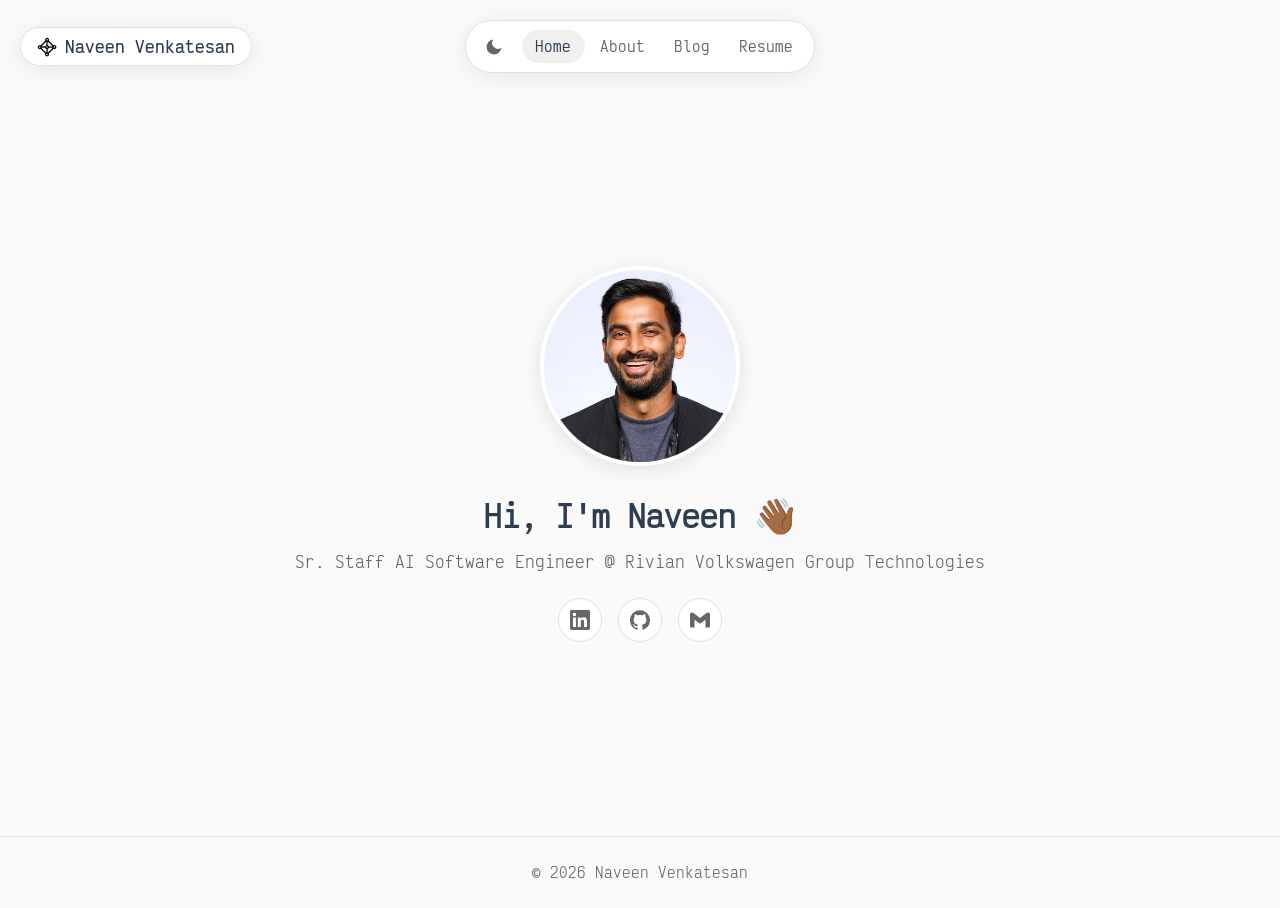
<file: index.html>
<!doctype html>
<html lang="en">
    <head>
        <meta charset="UTF-8" />
        <meta name="viewport" content="width=device-width, initial-scale=1.0" />
        <title>Naveen Venkatesan</title>
        <link rel="icon" type="image/svg+xml" href="images/favicon.svg" />
        <link rel="stylesheet" href="css/styles.css" />
        <script>
            (function () {
                const savedTheme = localStorage.getItem("theme");
                const prefersDark = window.matchMedia(
                    "(prefers-color-scheme: dark)",
                ).matches;
                if (savedTheme === "dark" || (!savedTheme && prefersDark)) {
                    document.documentElement.setAttribute("data-theme", "dark");
                }
            })();
        </script>
    </head>
    <body>
        <nav class="nav">
            <div class="nav-start">
                <a href="index.html" class="nav-name-pill">
                    <img src="images/header.png" class="nav-name-pill-icon" alt="">
                    Naveen Venkatesan
                </a>
            </div>
            <div class="nav-container">
                <div class="nav-left">
                    <button class="theme-toggle" aria-label="Toggle dark mode">
                        <svg
                            class="icon-moon"
                            viewBox="0 0 24 24"
                            xmlns="http://www.w3.org/2000/svg"
                        >
                            <path
                                d="M21 12.79A9 9 0 1 1 11.21 3 7 7 0 0 0 21 12.79z"
                            />
                        </svg>
                        <svg
                            class="icon-sun"
                            viewBox="0 0 24 24"
                            xmlns="http://www.w3.org/2000/svg"
                        >
                            <circle cx="12" cy="12" r="5" />
                            <line
                                x1="12"
                                y1="1"
                                x2="12"
                                y2="3"
                                stroke="currentColor"
                                stroke-width="2"
                                stroke-linecap="round"
                            />
                            <line
                                x1="12"
                                y1="21"
                                x2="12"
                                y2="23"
                                stroke="currentColor"
                                stroke-width="2"
                                stroke-linecap="round"
                            />
                            <line
                                x1="4.22"
                                y1="4.22"
                                x2="5.64"
                                y2="5.64"
                                stroke="currentColor"
                                stroke-width="2"
                                stroke-linecap="round"
                            />
                            <line
                                x1="18.36"
                                y1="18.36"
                                x2="19.78"
                                y2="19.78"
                                stroke="currentColor"
                                stroke-width="2"
                                stroke-linecap="round"
                            />
                            <line
                                x1="1"
                                y1="12"
                                x2="3"
                                y2="12"
                                stroke="currentColor"
                                stroke-width="2"
                                stroke-linecap="round"
                            />
                            <line
                                x1="21"
                                y1="12"
                                x2="23"
                                y2="12"
                                stroke="currentColor"
                                stroke-width="2"
                                stroke-linecap="round"
                            />
                            <line
                                x1="4.22"
                                y1="19.78"
                                x2="5.64"
                                y2="18.36"
                                stroke="currentColor"
                                stroke-width="2"
                                stroke-linecap="round"
                            />
                            <line
                                x1="18.36"
                                y1="5.64"
                                x2="19.78"
                                y2="4.22"
                                stroke="currentColor"
                                stroke-width="2"
                                stroke-linecap="round"
                            />
                        </svg>
                    </button>
                    <a href="index.html" class="nav-logo">Naveen Venkatesan</a>
                </div>
                <button class="nav-toggle" aria-label="Toggle navigation">
                    <span></span>
                    <span></span>
                    <span></span>
                </button>
                <ul class="nav-links">
                    <li><a href="index.html" class="active">Home</a></li>
                    <li><a href="about.html">About</a></li>
                    <li><a href="blog.html">Blog</a></li>
                    <li><a href="resume.html">Resume</a></li>
                </ul>
            </div>
            <div class="nav-end"></div>
        </nav>

        <main>
            <section class="hero">
                <!-- Replace with your photo -->
                <img
                    src="images/profile.jpg"
                    alt="Naveen Venkatesan"
                    class="hero-photo"
                />

                <h1 class="hero-name">Hi, I'm Naveen 👋🏾</h1>
                <p class="hero-title">
                    Sr. Staff AI Software Engineer @ Rivian Volkswagen Group
                    Technologies
                </p>

                <div class="social-links">
                    <!-- LinkedIn -->
                    <a
                        href="https://www.linkedin.com/in/naveenvenkatesan/"
                        target="_blank"
                        rel="noopener noreferrer"
                        aria-label="LinkedIn"
                    >
                        <svg
                            viewBox="0 0 24 24"
                            xmlns="http://www.w3.org/2000/svg"
                        >
                            <path
                                d="M20.447 20.452h-3.554v-5.569c0-1.328-.027-3.037-1.852-3.037-1.853 0-2.136 1.445-2.136 2.939v5.667H9.351V9h3.414v1.561h.046c.477-.9 1.637-1.85 3.37-1.85 3.601 0 4.267 2.37 4.267 5.455v6.286zM5.337 7.433c-1.144 0-2.063-.926-2.063-2.065 0-1.138.92-2.063 2.063-2.063 1.14 0 2.064.925 2.064 2.063 0 1.139-.925 2.065-2.064 2.065zm1.782 13.019H3.555V9h3.564v11.452zM22.225 0H1.771C.792 0 0 .774 0 1.729v20.542C0 23.227.792 24 1.771 24h20.451C23.2 24 24 23.227 24 22.271V1.729C24 .774 23.2 0 22.222 0h.003z"
                            />
                        </svg>
                    </a>

                    <!-- GitHub -->
                    <a
                        href="https://github.com/naveenv92"
                        target="_blank"
                        rel="noopener noreferrer"
                        aria-label="GitHub"
                    >
                        <svg
                            viewBox="0 0 24 24"
                            xmlns="http://www.w3.org/2000/svg"
                        >
                            <path
                                d="M12 .297c-6.63 0-12 5.373-12 12 0 5.303 3.438 9.8 8.205 11.385.6.113.82-.258.82-.577 0-.285-.01-1.04-.015-2.04-3.338.724-4.042-1.61-4.042-1.61C4.422 18.07 3.633 17.7 3.633 17.7c-1.087-.744.084-.729.084-.729 1.205.084 1.838 1.236 1.838 1.236 1.07 1.835 2.809 1.305 3.495.998.108-.776.417-1.305.76-1.605-2.665-.3-5.466-1.332-5.466-5.93 0-1.31.465-2.38 1.235-3.22-.135-.303-.54-1.523.105-3.176 0 0 1.005-.322 3.3 1.23.96-.267 1.98-.399 3-.405 1.02.006 2.04.138 3 .405 2.28-1.552 3.285-1.23 3.285-1.23.645 1.653.24 2.873.12 3.176.765.84 1.23 1.91 1.23 3.22 0 4.61-2.805 5.625-5.475 5.92.42.36.81 1.096.81 2.22 0 1.606-.015 2.896-.015 3.286 0 .315.21.69.825.57C20.565 22.092 24 17.592 24 12.297c0-6.627-5.373-12-12-12"
                            />
                        </svg>
                    </a>

                    <!-- Email -->
                    <a
                        href="mailto:naveen.venkatesan@gmail.com"
                        aria-label="Email"
                    >
                        <svg
                            viewBox="0 0 24 24"
                            xmlns="http://www.w3.org/2000/svg"
                        >
                            <path
                                d="M24 5.457v13.909c0 .904-.732 1.636-1.636 1.636h-3.819V11.73L12 16.64l-6.545-4.91v9.273H1.636A1.636 1.636 0 0 1 0 19.366V5.457c0-2.023 2.309-3.178 3.927-1.964L5.455 4.64 12 9.548l6.545-4.91 1.528-1.145C21.69 2.28 24 3.434 24 5.457z"
                            />
                        </svg>
                    </a>
                </div>
            </section>
        </main>

        <footer class="footer">
            <p>&copy; 2026 Naveen Venkatesan</p>
        </footer>

        <script src="js/main.js"></script>
    </body>
</html>
</file>
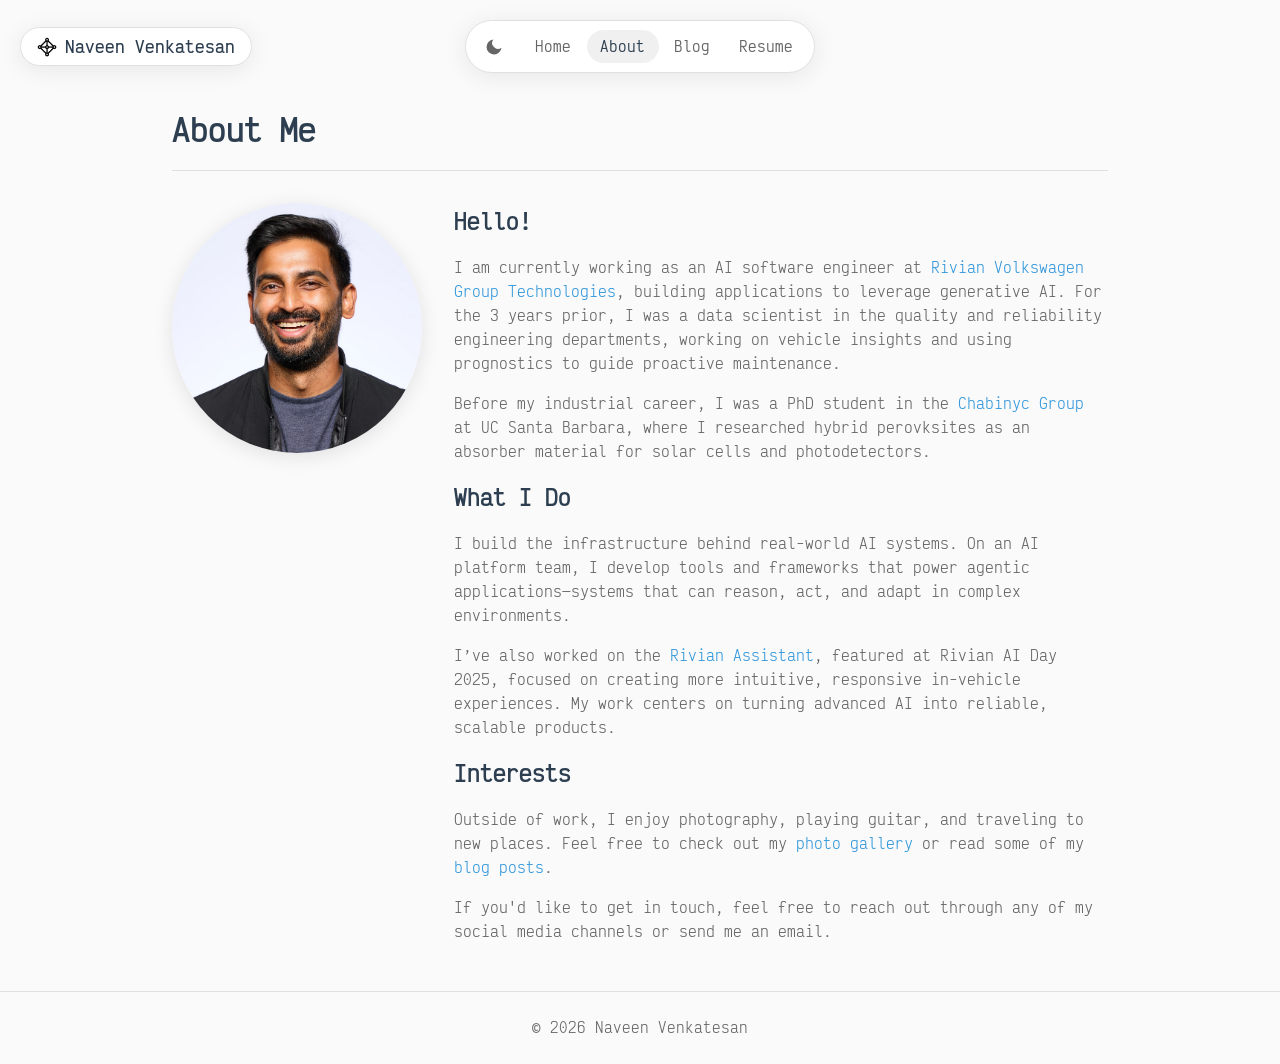
<file: about.html>
<!doctype html>
<html lang="en">
    <head>
        <meta charset="UTF-8" />
        <meta name="viewport" content="width=device-width, initial-scale=1.0" />
        <title>About - Naveen Venkatesan</title>
        <link rel="icon" type="image/svg+xml" href="images/favicon.svg" />
        <link rel="stylesheet" href="css/styles.css" />
        <script>
            (function () {
                const savedTheme = localStorage.getItem("theme");
                const prefersDark = window.matchMedia(
                    "(prefers-color-scheme: dark)",
                ).matches;
                if (savedTheme === "dark" || (!savedTheme && prefersDark)) {
                    document.documentElement.setAttribute("data-theme", "dark");
                }
            })();
        </script>
    </head>
    <body>
        <nav class="nav">
            <div class="nav-start">
                <a href="index.html" class="nav-name-pill">
                    <img src="images/header.png" class="nav-name-pill-icon" alt="">
                    Naveen Venkatesan
                </a>
            </div>
            <div class="nav-container">
                <div class="nav-left">
                    <button class="theme-toggle" aria-label="Toggle dark mode">
                        <svg
                            class="icon-moon"
                            viewBox="0 0 24 24"
                            xmlns="http://www.w3.org/2000/svg"
                        >
                            <path
                                d="M21 12.79A9 9 0 1 1 11.21 3 7 7 0 0 0 21 12.79z"
                            />
                        </svg>
                        <svg
                            class="icon-sun"
                            viewBox="0 0 24 24"
                            xmlns="http://www.w3.org/2000/svg"
                        >
                            <circle cx="12" cy="12" r="5" />
                            <line
                                x1="12"
                                y1="1"
                                x2="12"
                                y2="3"
                                stroke="currentColor"
                                stroke-width="2"
                                stroke-linecap="round"
                            />
                            <line
                                x1="12"
                                y1="21"
                                x2="12"
                                y2="23"
                                stroke="currentColor"
                                stroke-width="2"
                                stroke-linecap="round"
                            />
                            <line
                                x1="4.22"
                                y1="4.22"
                                x2="5.64"
                                y2="5.64"
                                stroke="currentColor"
                                stroke-width="2"
                                stroke-linecap="round"
                            />
                            <line
                                x1="18.36"
                                y1="18.36"
                                x2="19.78"
                                y2="19.78"
                                stroke="currentColor"
                                stroke-width="2"
                                stroke-linecap="round"
                            />
                            <line
                                x1="1"
                                y1="12"
                                x2="3"
                                y2="12"
                                stroke="currentColor"
                                stroke-width="2"
                                stroke-linecap="round"
                            />
                            <line
                                x1="21"
                                y1="12"
                                x2="23"
                                y2="12"
                                stroke="currentColor"
                                stroke-width="2"
                                stroke-linecap="round"
                            />
                            <line
                                x1="4.22"
                                y1="19.78"
                                x2="5.64"
                                y2="18.36"
                                stroke="currentColor"
                                stroke-width="2"
                                stroke-linecap="round"
                            />
                            <line
                                x1="18.36"
                                y1="5.64"
                                x2="19.78"
                                y2="4.22"
                                stroke="currentColor"
                                stroke-width="2"
                                stroke-linecap="round"
                            />
                        </svg>
                    </button>
                    <a href="index.html" class="nav-logo">Naveen Venkatesan</a>
                </div>
                <button class="nav-toggle" aria-label="Toggle navigation">
                    <span></span>
                    <span></span>
                    <span></span>
                </button>
                <ul class="nav-links">
                    <li><a href="index.html">Home</a></li>
                    <li><a href="about.html" class="active">About</a></li>
                    <li><a href="blog.html">Blog</a></li>
                    <li><a href="resume.html">Resume</a></li>
                </ul>
            </div>
            <div class="nav-end"></div>
        </nav>

        <main>
            <header class="page-header">
                <h1>About Me</h1>
            </header>

            <div class="about-content">
                <!-- Replace with your photo -->
                <img
                    src="images/profile.jpg"
                    alt="Naveen Venkatesan"
                    class="about-photo"
                />

                <div class="about-text">
                    <h2>Hello!</h2>
                    <p>
                        I am currently working as an AI software engineer at
                        <a href="https://rivianvw.tech/"
                            >Rivian Volkswagen Group Technologies</a
                        >, building applications to leverage generative AI. For
                        the 3 years prior, I was a data scientist in the quality
                        and reliability engineering departments, working on
                        vehicle insights and using prognostics to guide
                        proactive maintenance.
                    </p>

                    <p>
                        Before my industrial career, I was a PhD student in the
                        <a
                            href="https://labs.materials.ucsb.edu/chabinyc/michael/"
                            >Chabinyc Group</a
                        >
                        at UC Santa Barbara, where I researched hybrid
                        perovksites as an absorber material for solar cells and
                        photodetectors.
                    </p>

                    <h2>What I Do</h2>
                    <p>
                        I build the infrastructure behind real-world AI systems.
                        On an AI platform team, I develop tools and frameworks
                        that power agentic applications—systems that can reason,
                        act, and adapt in complex environments.
                    </p>

                    <p>
                        I’ve also worked on the
                        <a
                            href="https://techcrunch.com/2025/12/11/rivians-ai-assistant-is-coming-to-its-evs-in-early-2026/"
                            >Rivian Assistant</a
                        >, featured at Rivian AI Day 2025, focused on creating
                        more intuitive, responsive in-vehicle experiences. My
                        work centers on turning advanced AI into reliable,
                        scalable products.
                    </p>

                    <h2>Interests</h2>
                    <p>
                        Outside of work, I enjoy photography, playing guitar,
                        and traveling to new places. Feel free to check out my
                        <a href="photos.html">photo gallery</a> or read some of
                        my <a href="blog.html">blog posts</a>.
                    </p>

                    <p>
                        If you'd like to get in touch, feel free to reach out
                        through any of my social media channels or send me an
                        email.
                    </p>
                </div>
            </div>
        </main>

        <footer class="footer">
            <p>&copy; 2026 Naveen Venkatesan</p>
        </footer>

        <script src="js/main.js"></script>
    </body>
</html>
</file>
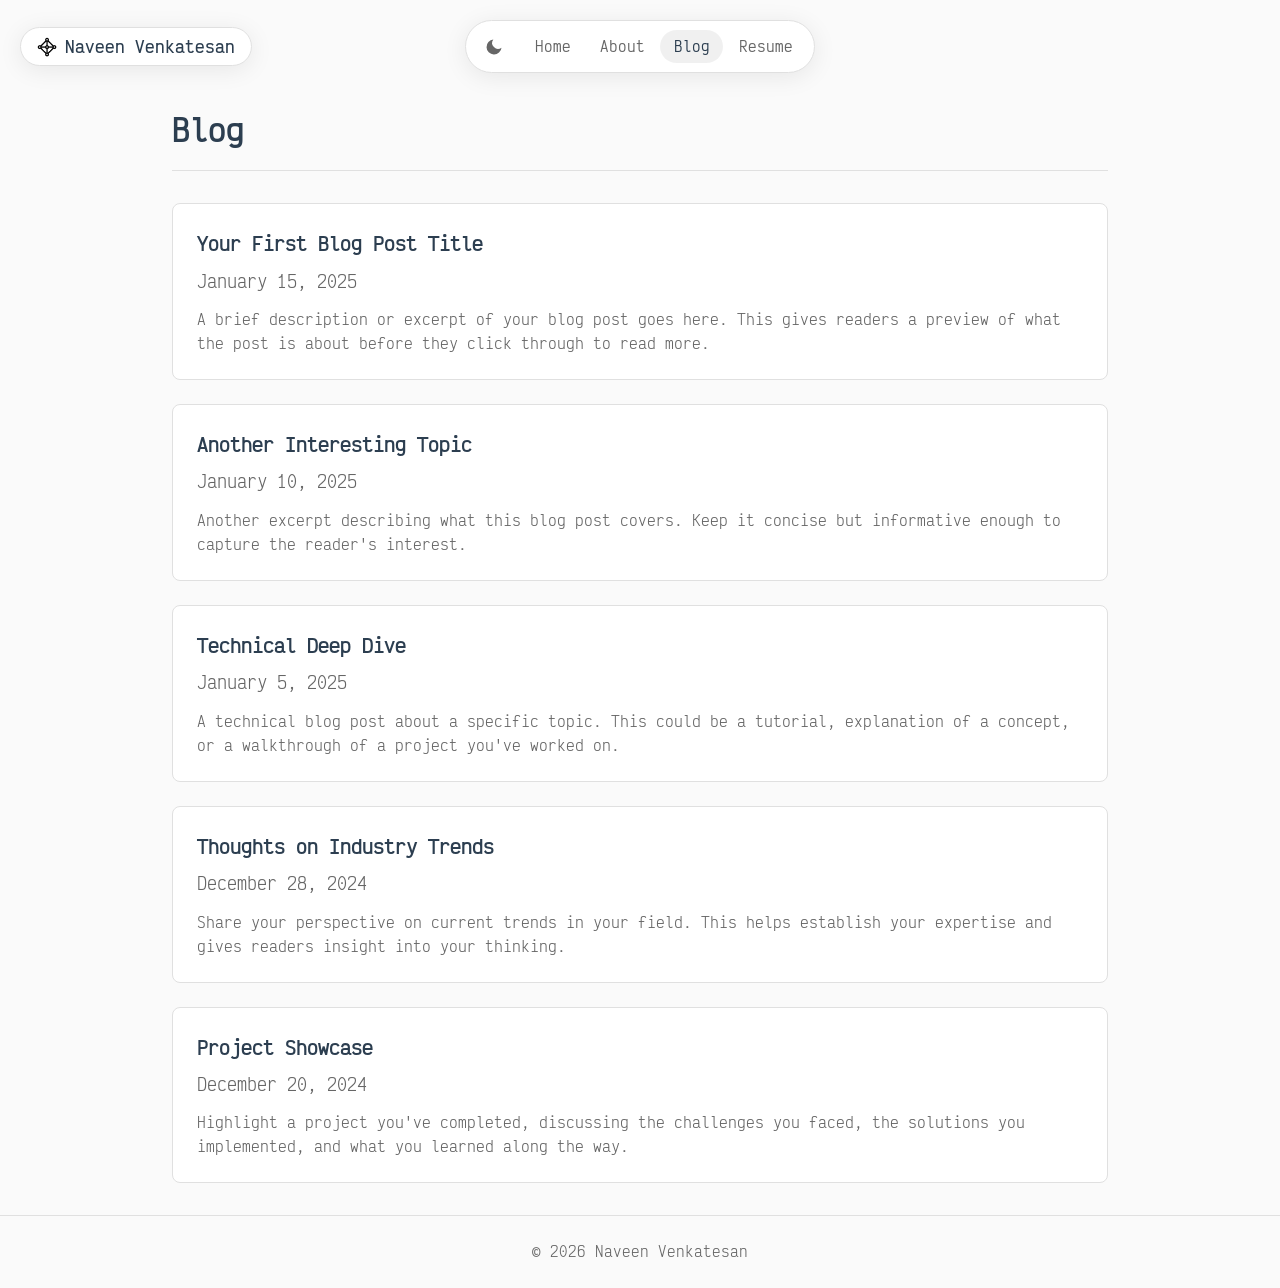
<file: blog.html>
<!doctype html>
<html lang="en">
    <head>
        <meta charset="UTF-8" />
        <meta name="viewport" content="width=device-width, initial-scale=1.0" />
        <title>Blog - Naveen Venkatesan</title>
        <link rel="icon" type="image/svg+xml" href="images/favicon.svg" />
        <link rel="stylesheet" href="css/styles.css" />
        <script>
            (function () {
                const savedTheme = localStorage.getItem("theme");
                const prefersDark = window.matchMedia(
                    "(prefers-color-scheme: dark)",
                ).matches;
                if (savedTheme === "dark" || (!savedTheme && prefersDark)) {
                    document.documentElement.setAttribute("data-theme", "dark");
                }
            })();
        </script>
    </head>
    <body>
        <nav class="nav">
            <div class="nav-start">
                <a href="index.html" class="nav-name-pill">
                    <img src="images/header.png" class="nav-name-pill-icon" alt="">
                    Naveen Venkatesan
                </a>
            </div>
            <div class="nav-container">
                <div class="nav-left">
                    <button class="theme-toggle" aria-label="Toggle dark mode">
                        <svg
                            class="icon-moon"
                            viewBox="0 0 24 24"
                            xmlns="http://www.w3.org/2000/svg"
                        >
                            <path
                                d="M21 12.79A9 9 0 1 1 11.21 3 7 7 0 0 0 21 12.79z"
                            />
                        </svg>
                        <svg
                            class="icon-sun"
                            viewBox="0 0 24 24"
                            xmlns="http://www.w3.org/2000/svg"
                        >
                            <circle cx="12" cy="12" r="5" />
                            <line
                                x1="12"
                                y1="1"
                                x2="12"
                                y2="3"
                                stroke="currentColor"
                                stroke-width="2"
                                stroke-linecap="round"
                            />
                            <line
                                x1="12"
                                y1="21"
                                x2="12"
                                y2="23"
                                stroke="currentColor"
                                stroke-width="2"
                                stroke-linecap="round"
                            />
                            <line
                                x1="4.22"
                                y1="4.22"
                                x2="5.64"
                                y2="5.64"
                                stroke="currentColor"
                                stroke-width="2"
                                stroke-linecap="round"
                            />
                            <line
                                x1="18.36"
                                y1="18.36"
                                x2="19.78"
                                y2="19.78"
                                stroke="currentColor"
                                stroke-width="2"
                                stroke-linecap="round"
                            />
                            <line
                                x1="1"
                                y1="12"
                                x2="3"
                                y2="12"
                                stroke="currentColor"
                                stroke-width="2"
                                stroke-linecap="round"
                            />
                            <line
                                x1="21"
                                y1="12"
                                x2="23"
                                y2="12"
                                stroke="currentColor"
                                stroke-width="2"
                                stroke-linecap="round"
                            />
                            <line
                                x1="4.22"
                                y1="19.78"
                                x2="5.64"
                                y2="18.36"
                                stroke="currentColor"
                                stroke-width="2"
                                stroke-linecap="round"
                            />
                            <line
                                x1="18.36"
                                y1="5.64"
                                x2="19.78"
                                y2="4.22"
                                stroke="currentColor"
                                stroke-width="2"
                                stroke-linecap="round"
                            />
                        </svg>
                    </button>
                    <a href="index.html" class="nav-logo">Naveen Venkatesan</a>
                </div>
                <button class="nav-toggle" aria-label="Toggle navigation">
                    <span></span>
                    <span></span>
                    <span></span>
                </button>
                <ul class="nav-links">
                    <li><a href="index.html">Home</a></li>
                    <li><a href="about.html">About</a></li>
                    <li><a href="blog.html" class="active">Blog</a></li>
                    <li><a href="resume.html">Resume</a></li>
                </ul>
            </div>
            <div class="nav-end"></div>
        </nav>

        <main>
            <header class="page-header">
                <h1>Blog</h1>
            </header>

            <div class="blog-list">
                <!-- Blog Post 1 -->
                <article class="blog-card">
                    <h2>
                        <a
                            href="https://yourblog.com/post-1"
                            target="_blank"
                            rel="noopener noreferrer"
                            >Your First Blog Post Title</a
                        >
                    </h2>
                    <p class="blog-meta">January 15, 2025</p>
                    <p class="blog-excerpt">
                        A brief description or excerpt of your blog post goes
                        here. This gives readers a preview of what the post is
                        about before they click through to read more.
                    </p>
                </article>

                <!-- Blog Post 2 -->
                <article class="blog-card">
                    <h2>
                        <a
                            href="https://yourblog.com/post-2"
                            target="_blank"
                            rel="noopener noreferrer"
                            >Another Interesting Topic</a
                        >
                    </h2>
                    <p class="blog-meta">January 10, 2025</p>
                    <p class="blog-excerpt">
                        Another excerpt describing what this blog post covers.
                        Keep it concise but informative enough to capture the
                        reader's interest.
                    </p>
                </article>

                <!-- Blog Post 3 -->
                <article class="blog-card">
                    <h2>
                        <a
                            href="https://yourblog.com/post-3"
                            target="_blank"
                            rel="noopener noreferrer"
                            >Technical Deep Dive</a
                        >
                    </h2>
                    <p class="blog-meta">January 5, 2025</p>
                    <p class="blog-excerpt">
                        A technical blog post about a specific topic. This could
                        be a tutorial, explanation of a concept, or a
                        walkthrough of a project you've worked on.
                    </p>
                </article>

                <!-- Blog Post 4 -->
                <article class="blog-card">
                    <h2>
                        <a
                            href="https://yourblog.com/post-4"
                            target="_blank"
                            rel="noopener noreferrer"
                            >Thoughts on Industry Trends</a
                        >
                    </h2>
                    <p class="blog-meta">December 28, 2024</p>
                    <p class="blog-excerpt">
                        Share your perspective on current trends in your field.
                        This helps establish your expertise and gives readers
                        insight into your thinking.
                    </p>
                </article>

                <!-- Blog Post 5 -->
                <article class="blog-card">
                    <h2>
                        <a
                            href="https://yourblog.com/post-5"
                            target="_blank"
                            rel="noopener noreferrer"
                            >Project Showcase</a
                        >
                    </h2>
                    <p class="blog-meta">December 20, 2024</p>
                    <p class="blog-excerpt">
                        Highlight a project you've completed, discussing the
                        challenges you faced, the solutions you implemented, and
                        what you learned along the way.
                    </p>
                </article>
            </div>
        </main>

        <footer class="footer">
            <p>&copy; 2026 Naveen Venkatesan</p>
        </footer>

        <script src="js/main.js"></script>
    </body>
</html>
</file>
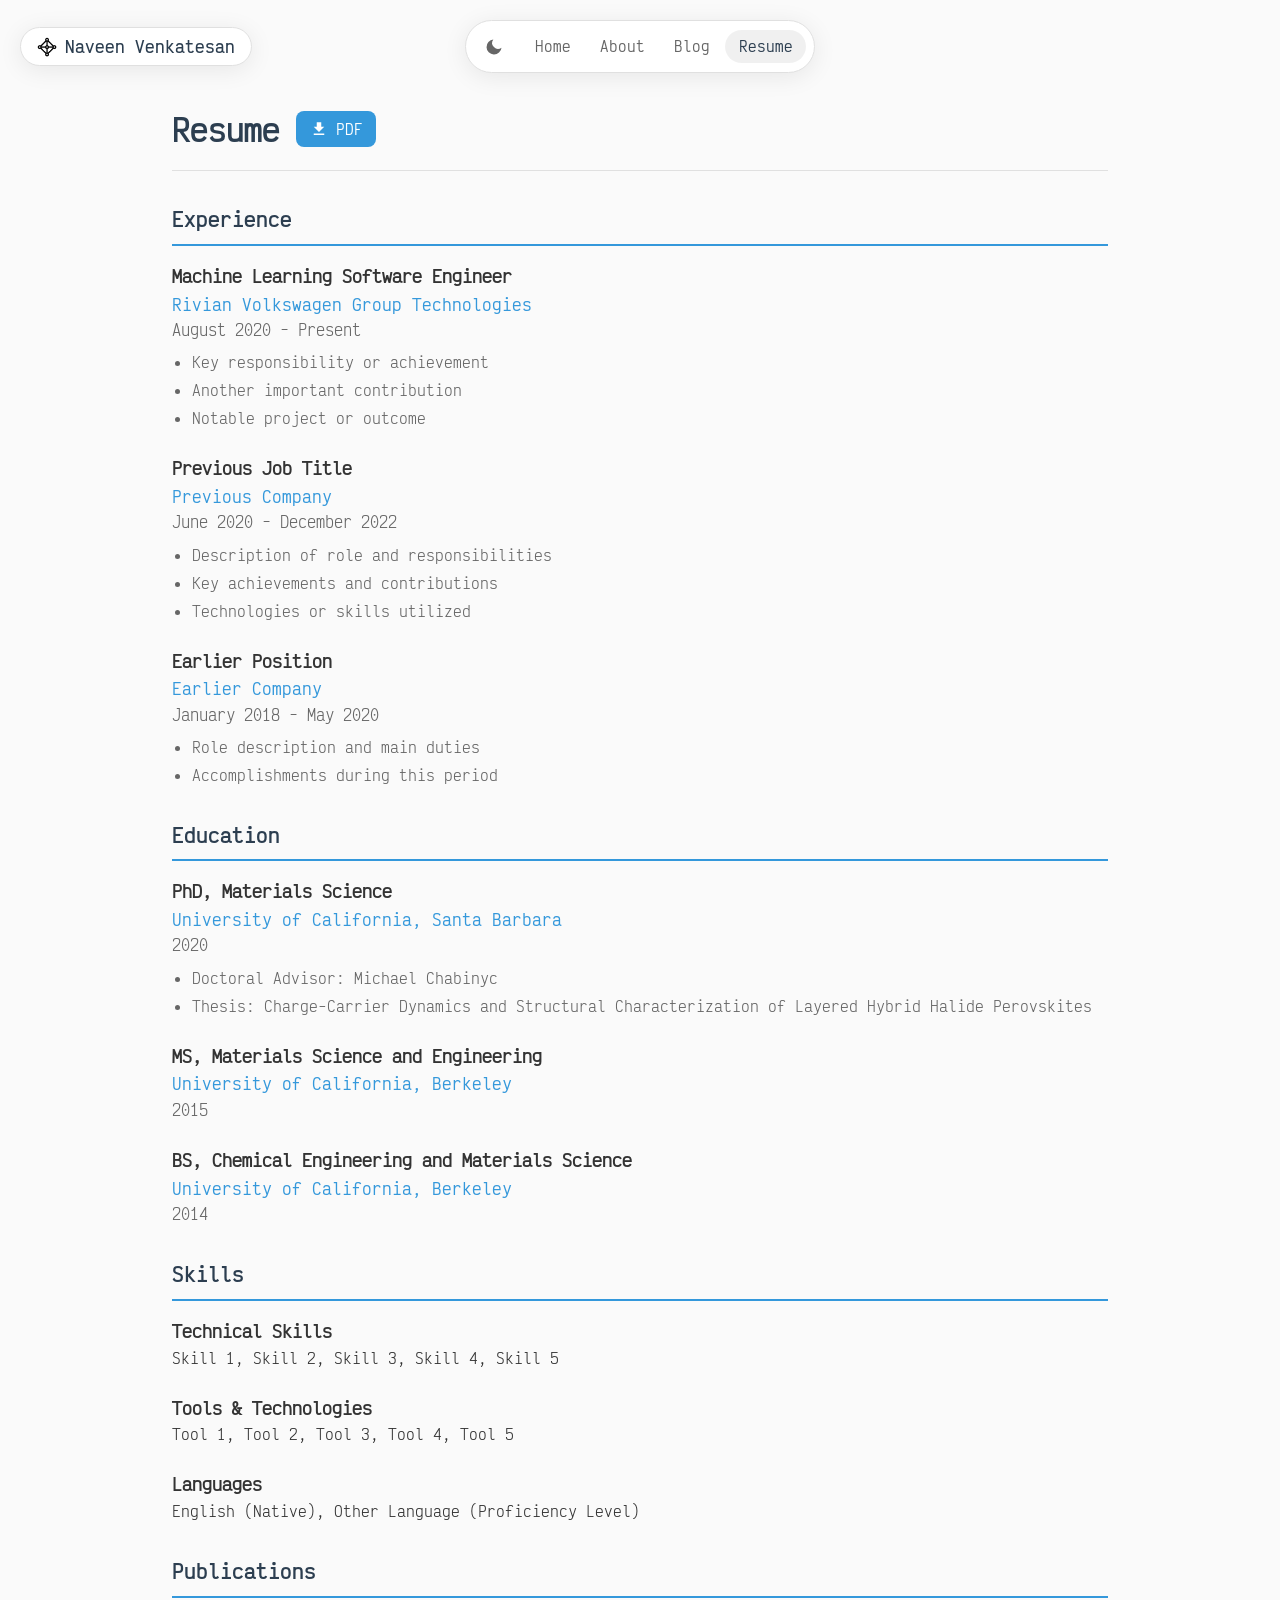
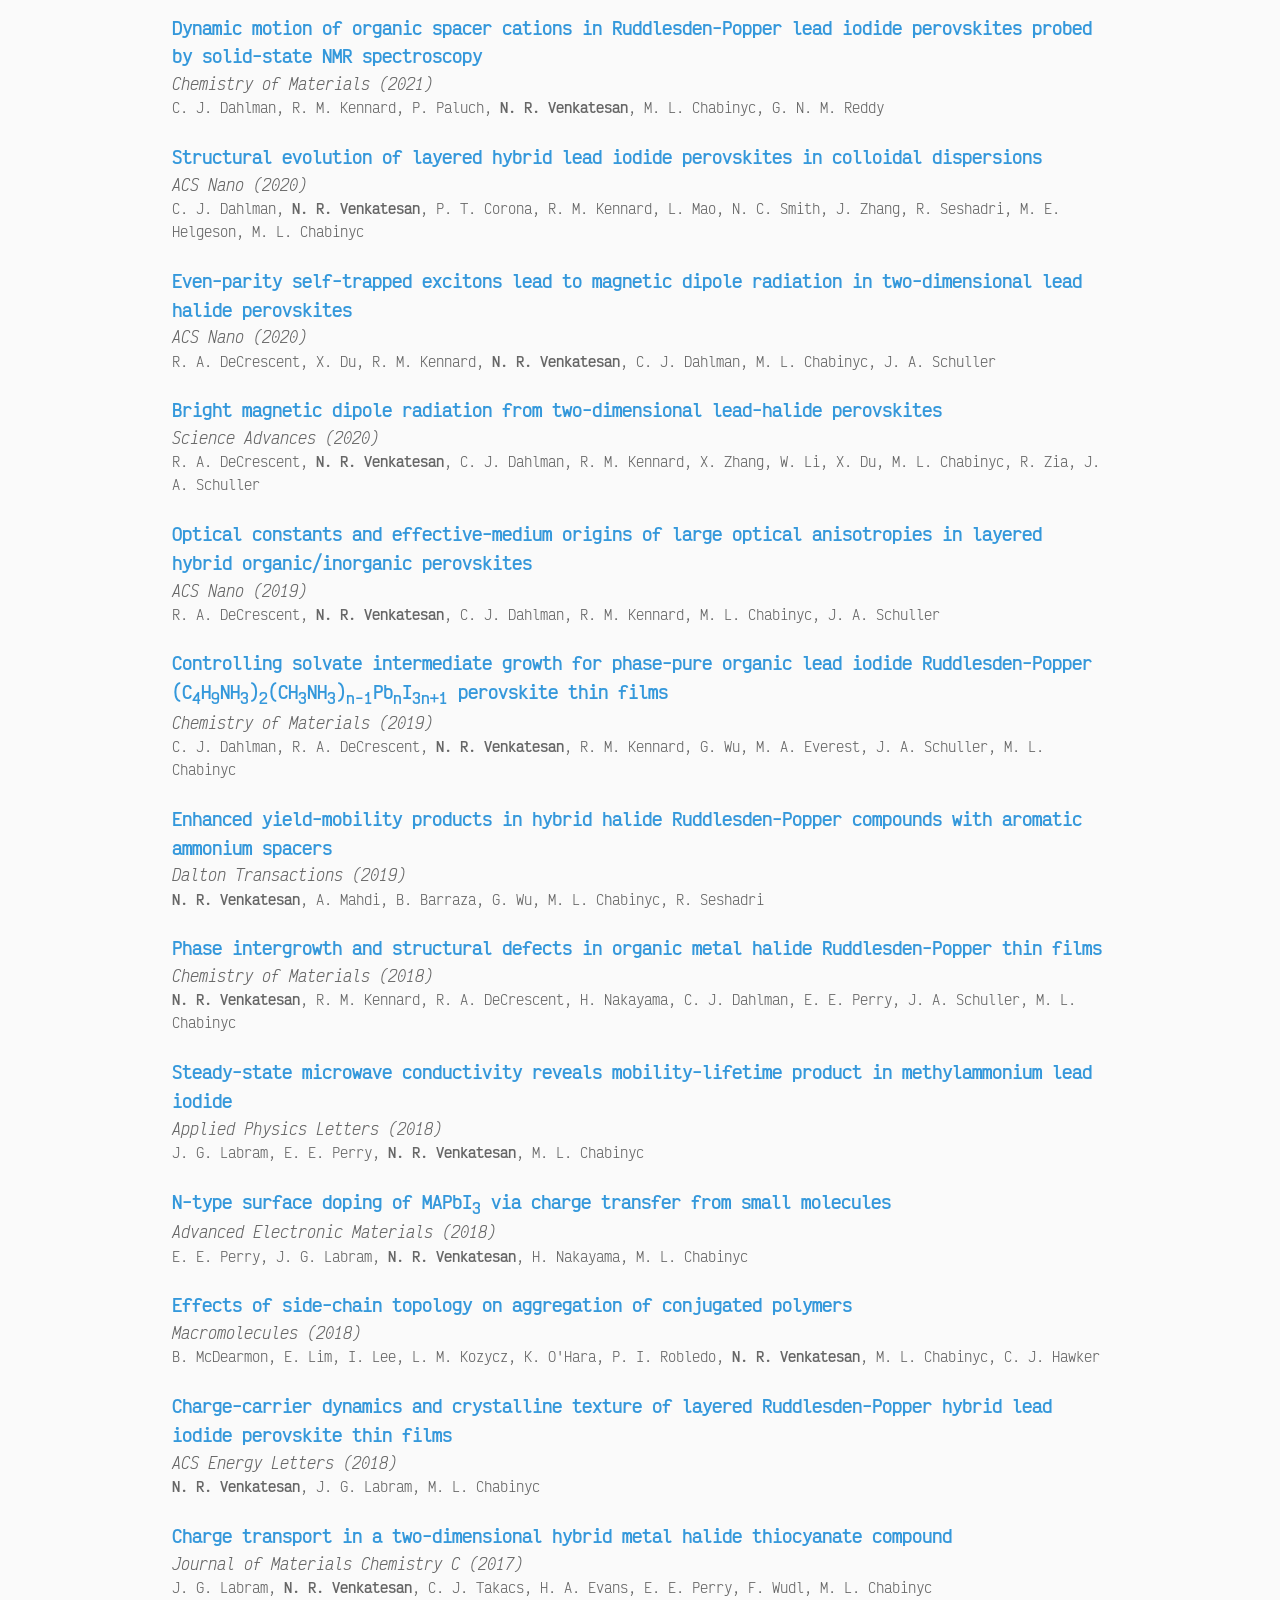
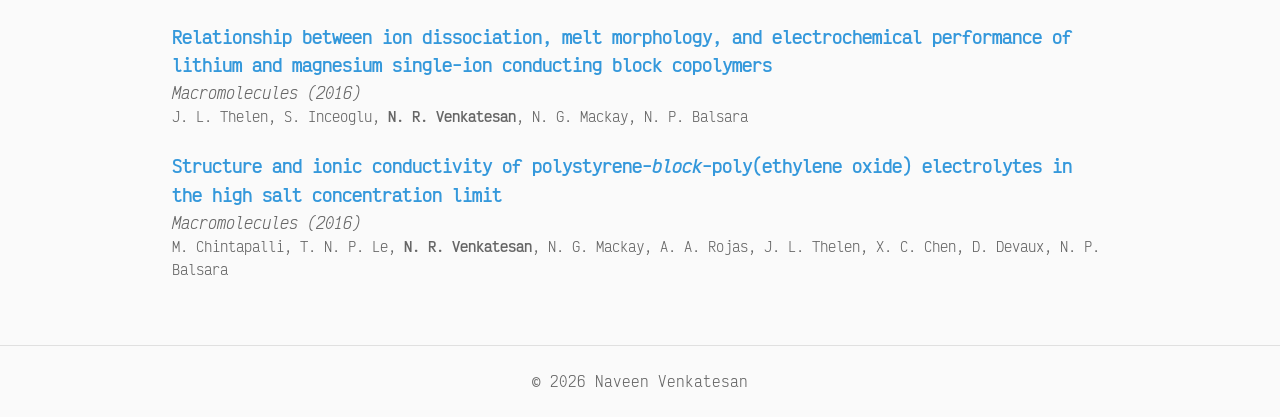
<file: resume.html>
<!doctype html>
<html lang="en">
    <head>
        <meta charset="UTF-8" />
        <meta name="viewport" content="width=device-width, initial-scale=1.0" />
        <title>Resume - Naveen Venkatesan</title>
        <link rel="icon" type="image/svg+xml" href="images/favicon.svg" />
        <link rel="stylesheet" href="css/styles.css" />
        <script>
            (function () {
                const savedTheme = localStorage.getItem("theme");
                const prefersDark = window.matchMedia(
                    "(prefers-color-scheme: dark)",
                ).matches;
                if (savedTheme === "dark" || (!savedTheme && prefersDark)) {
                    document.documentElement.setAttribute("data-theme", "dark");
                }
            })();
        </script>
    </head>
    <body>
        <nav class="nav">
            <div class="nav-start">
                <a href="index.html" class="nav-name-pill">
                    <img src="images/header.png" class="nav-name-pill-icon" alt="">
                    Naveen Venkatesan
                </a>
            </div>
            <div class="nav-container">
                <div class="nav-left">
                    <button class="theme-toggle" aria-label="Toggle dark mode">
                        <svg
                            class="icon-moon"
                            viewBox="0 0 24 24"
                            xmlns="http://www.w3.org/2000/svg"
                        >
                            <path
                                d="M21 12.79A9 9 0 1 1 11.21 3 7 7 0 0 0 21 12.79z"
                            />
                        </svg>
                        <svg
                            class="icon-sun"
                            viewBox="0 0 24 24"
                            xmlns="http://www.w3.org/2000/svg"
                        >
                            <circle cx="12" cy="12" r="5" />
                            <line
                                x1="12"
                                y1="1"
                                x2="12"
                                y2="3"
                                stroke="currentColor"
                                stroke-width="2"
                                stroke-linecap="round"
                            />
                            <line
                                x1="12"
                                y1="21"
                                x2="12"
                                y2="23"
                                stroke="currentColor"
                                stroke-width="2"
                                stroke-linecap="round"
                            />
                            <line
                                x1="4.22"
                                y1="4.22"
                                x2="5.64"
                                y2="5.64"
                                stroke="currentColor"
                                stroke-width="2"
                                stroke-linecap="round"
                            />
                            <line
                                x1="18.36"
                                y1="18.36"
                                x2="19.78"
                                y2="19.78"
                                stroke="currentColor"
                                stroke-width="2"
                                stroke-linecap="round"
                            />
                            <line
                                x1="1"
                                y1="12"
                                x2="3"
                                y2="12"
                                stroke="currentColor"
                                stroke-width="2"
                                stroke-linecap="round"
                            />
                            <line
                                x1="21"
                                y1="12"
                                x2="23"
                                y2="12"
                                stroke="currentColor"
                                stroke-width="2"
                                stroke-linecap="round"
                            />
                            <line
                                x1="4.22"
                                y1="19.78"
                                x2="5.64"
                                y2="18.36"
                                stroke="currentColor"
                                stroke-width="2"
                                stroke-linecap="round"
                            />
                            <line
                                x1="18.36"
                                y1="5.64"
                                x2="19.78"
                                y2="4.22"
                                stroke="currentColor"
                                stroke-width="2"
                                stroke-linecap="round"
                            />
                        </svg>
                    </button>
                    <a href="index.html" class="nav-logo">Naveen Venkatesan</a>
                </div>
                <button class="nav-toggle" aria-label="Toggle navigation">
                    <span></span>
                    <span></span>
                    <span></span>
                </button>
                <ul class="nav-links">
                    <li><a href="index.html">Home</a></li>
                    <li><a href="about.html">About</a></li>
                    <li><a href="blog.html">Blog</a></li>
                    <li><a href="resume.html" class="active">Resume</a></li>
                </ul>
            </div>
            <div class="nav-end"></div>
        </nav>

        <main>
            <header class="page-header">
                <div class="page-header-row">
                    <h1>Resume</h1>
                    <a
                        href="images/Naveen_MLE_Resume___2025.pdf"
                        class="btn"
                        download
                    >
                        <svg
                            viewBox="0 0 24 24"
                            xmlns="http://www.w3.org/2000/svg"
                        >
                            <path
                                d="M19 9h-4V3H9v6H5l7 7 7-7zM5 18v2h14v-2H5z"
                            />
                        </svg>
                        PDF
                    </a>
                </div>
            </header>

            <!-- Experience Section -->
            <section class="resume-section">
                <h2>Experience</h2>

                <div class="resume-item">
                    <h3>Machine Learning Software Engineer</h3>
                    <p class="subtitle">Rivian Volkswagen Group Technologies</p>
                    <p class="date">August 2020 - Present</p>
                    <ul>
                        <li>Key responsibility or achievement</li>
                        <li>Another important contribution</li>
                        <li>Notable project or outcome</li>
                    </ul>
                </div>

                <div class="resume-item">
                    <h3>Previous Job Title</h3>
                    <p class="subtitle">Previous Company</p>
                    <p class="date">June 2020 - December 2022</p>
                    <ul>
                        <li>Description of role and responsibilities</li>
                        <li>Key achievements and contributions</li>
                        <li>Technologies or skills utilized</li>
                    </ul>
                </div>

                <div class="resume-item">
                    <h3>Earlier Position</h3>
                    <p class="subtitle">Earlier Company</p>
                    <p class="date">January 2018 - May 2020</p>
                    <ul>
                        <li>Role description and main duties</li>
                        <li>Accomplishments during this period</li>
                    </ul>
                </div>
            </section>

            <!-- Education Section -->
            <section class="resume-section">
                <h2>Education</h2>

                <div class="resume-item">
                    <h3>PhD, Materials Science</h3>
                    <p class="subtitle">
                        University of California, Santa Barbara
                    </p>
                    <p class="date">2020</p>
                    <ul>
                        <li>Doctoral Advisor: Michael Chabinyc</li>
                        <li>
                            Thesis: Charge-Carrier Dynamics and Structural
                            Characterization of Layered Hybrid Halide
                            Perovskites
                        </li>
                    </ul>
                </div>

                <div class="resume-item">
                    <h3>MS, Materials Science and Engineering</h3>
                    <p class="subtitle">University of California, Berkeley</p>
                    <p class="date">2015</p>
                </div>

                <div class="resume-item">
                    <h3>BS, Chemical Engineering and Materials Science</h3>
                    <p class="subtitle">University of California, Berkeley</p>
                    <p class="date">2014</p>
                </div>
            </section>

            <!-- Skills Section -->
            <section class="resume-section">
                <h2>Skills</h2>

                <div class="resume-item">
                    <h3>Technical Skills</h3>
                    <p>Skill 1, Skill 2, Skill 3, Skill 4, Skill 5</p>
                </div>

                <div class="resume-item">
                    <h3>Tools & Technologies</h3>
                    <p>Tool 1, Tool 2, Tool 3, Tool 4, Tool 5</p>
                </div>

                <div class="resume-item">
                    <h3>Languages</h3>
                    <p>English (Native), Other Language (Proficiency Level)</p>
                </div>
            </section>

            <!-- Publications Section (Optional) -->
            <section class="resume-section">
                <h2>Publications</h2>

                <div class="resume-item">
                    <h3>
                        <a
                            href="https://pubs.acs.org/doi/abs/10.1021/acs.chemmater.0c03958"
                            >Dynamic motion of organic spacer cations in
                            Ruddlesden-Popper lead iodide perovskites probed by
                            solid-state NMR spectroscopy</a
                        >
                    </h3>
                    <p class="journal">Chemistry of Materials (2021)</p>
                    <p class="authors">
                        C. J. Dahlman, R. M. Kennard, P. Paluch,
                        <b>N. R. Venkatesan</b>, M. L. Chabinyc, G. N. M. Reddy
                    </p>
                </div>

                <div class="resume-item">
                    <h3>
                        <a
                            href="https://pubs.acs.org/doi/abs/10.1021/acsnano.0c03219"
                            >Structural evolution of layered hybrid lead iodide
                            perovskites in colloidal dispersions</a
                        >
                    </h3>
                    <p class="journal">ACS Nano (2020)</p>
                    <p class="authors">
                        C. J. Dahlman, <b>N. R. Venkatesan</b>, P. T. Corona, R.
                        M. Kennard, L. Mao, N. C. Smith, J. Zhang, R. Seshadri,
                        M. E. Helgeson, M. L. Chabinyc
                    </p>
                </div>

                <div class="resume-item">
                    <h3>
                        <a
                            href="https://pubs.acs.org/doi/abs/10.1021/acsnano.0c03783"
                            >Even-parity self-trapped excitons lead to magnetic
                            dipole radiation in two-dimensional lead halide
                            perovskites</a
                        >
                    </h3>
                    <p class="journal">ACS Nano (2020)</p>
                    <p class="authors">
                        R. A. DeCrescent, X. Du, R. M. Kennard,
                        <b>N. R. Venkatesan</b>, C. J. Dahlman, M. L. Chabinyc,
                        J. A. Schuller
                    </p>
                </div>

                <div class="resume-item">
                    <h3>
                        <a
                            href="https://www.science.org/doi/full/10.1126/sciadv.aay4900"
                            >Bright magnetic dipole radiation from
                            two-dimensional lead-halide perovskites</a
                        >
                    </h3>
                    <p class="journal">Science Advances (2020)</p>
                    <p class="authors">
                        R. A. DeCrescent, <b>N. R. Venkatesan</b>, C. J.
                        Dahlman, R. M. Kennard, X. Zhang, W. Li, X. Du, M. L.
                        Chabinyc, R. Zia, J. A. Schuller
                    </p>
                </div>

                <div class="resume-item">
                    <h3>
                        <a
                            href="https://pubs.acs.org/doi/abs/10.1021/acsnano.9b05504"
                            >Optical constants and effective-medium origins of
                            large optical anisotropies in layered hybrid
                            organic/inorganic perovskites</a
                        >
                    </h3>
                    <p class="journal">ACS Nano (2019)</p>
                    <p class="authors">
                        R. A. DeCrescent, <b>N. R. Venkatesan</b>, C. J.
                        Dahlman, R. M. Kennard, M. L. Chabinyc, J. A. Schuller
                    </p>
                </div>

                <div class="resume-item">
                    <h3>
                        <a
                            href="https://pubs.acs.org/doi/abs/10.1021/acs.chemmater.9b01952"
                            >Controlling solvate intermediate growth for
                            phase-pure organic lead iodide Ruddlesden-Popper
                            (C<sub>4</sub>H<sub>9</sub>NH<sub>3</sub>)<sub>2</sub>(CH<sub>3</sub>NH<sub>3</sub>)<sub>n-1</sub>Pb<sub>n</sub>I<sub
                                >3n+1</sub
                            >
                            perovskite thin films</a
                        >
                    </h3>
                    <p class="journal">Chemistry of Materials (2019)</p>
                    <p class="authors">
                        C. J. Dahlman, R. A. DeCrescent,
                        <b>N. R. Venkatesan</b>, R. M. Kennard, G. Wu, M. A.
                        Everest, J. A. Schuller, M. L. Chabinyc
                    </p>
                </div>

                <div class="resume-item">
                    <h3>
                        <a
                            href="https://pubs.rsc.org/en/content/articlelanding/2019/dt/c9dt03074c"
                            >Enhanced yield-mobility products in hybrid halide
                            Ruddlesden-Popper compounds with aromatic ammonium
                            spacers</a
                        >
                    </h3>
                    <p class="journal">Dalton Transactions (2019)</p>
                    <p class="authors">
                        <b>N. R. Venkatesan</b>, A. Mahdi, B. Barraza, G. Wu, M.
                        L. Chabinyc, R. Seshadri
                    </p>
                </div>

                <div class="resume-item">
                    <h3>
                        <a
                            href="https://pubs.acs.org/doi/abs/10.1021/acs.chemmater.8b03832"
                            >Phase intergrowth and structural defects in organic
                            metal halide Ruddlesden-Popper thin films</a
                        >
                    </h3>
                    <p class="journal">Chemistry of Materials (2018)</p>
                    <p class="authors">
                        <b>N. R. Venkatesan</b>, R. M. Kennard, R. A.
                        DeCrescent, H. Nakayama, C. J. Dahlman, E. E. Perry, J.
                        A. Schuller, M. L. Chabinyc
                    </p>
                </div>

                <div class="resume-item">
                    <h3>
                        <a
                            href="https://pubs.aip.org/aip/apl/article/113/15/153902/35034"
                            >Steady-state microwave conductivity reveals
                            mobility-lifetime product in methylammonium lead
                            iodide</a
                        >
                    </h3>
                    <p class="journal">Applied Physics Letters (2018)</p>
                    <p class="authors">
                        J. G. Labram, E. E. Perry, <b>N. R. Venkatesan</b>, M.
                        L. Chabinyc
                    </p>
                </div>

                <div class="resume-item">
                    <h3>
                        <a
                            href="https://advanced.onlinelibrary.wiley.com/doi/abs/10.1002/aelm.201800087"
                            >N-type surface doping of MAPbI<sub>3</sub> via
                            charge transfer from small molecules</a
                        >
                    </h3>
                    <p class="journal">Advanced Electronic Materials (2018)</p>
                    <p class="authors">
                        E. E. Perry, J. G. Labram, <b>N. R. Venkatesan</b>, H.
                        Nakayama, M. L. Chabinyc
                    </p>
                </div>

                <div class="resume-item">
                    <h3>
                        <a
                            href="https://pubs.acs.org/doi/abs/10.1021/acs.macromol.8b00176"
                            >Effects of side-chain topology on aggregation of
                            conjugated polymers</a
                        >
                    </h3>
                    <p class="journal">Macromolecules (2018)</p>
                    <p class="authors">
                        B. McDearmon, E. Lim, I. Lee, L. M. Kozycz, K. O'Hara,
                        P. I. Robledo, <b>N. R. Venkatesan</b>, M. L. Chabinyc,
                        C. J. Hawker
                    </p>
                </div>

                <div class="resume-item">
                    <h3>
                        <a
                            href="https://pubs.acs.org/doi/abs/10.1021/acsenergylett.7b01245"
                            >Charge-carrier dynamics and crystalline texture of
                            layered Ruddlesden-Popper hybrid lead iodide
                            perovskite thin films</a
                        >
                    </h3>
                    <p class="journal">ACS Energy Letters (2018)</p>
                    <p class="authors">
                        <b>N. R. Venkatesan</b>, J. G. Labram, M. L. Chabinyc
                    </p>
                </div>

                <div class="resume-item">
                    <h3>
                        <a
                            href="https://pubs.acs.org/doi/abs/10.1021/acs.macromol.6b01886"
                            >Charge transport in a two-dimensional hybrid metal
                            halide thiocyanate compound</a
                        >
                    </h3>
                    <p class="journal">
                        Journal of Materials Chemistry C (2017)
                    </p>
                    <p class="authors">
                        J. G. Labram, <b>N. R. Venkatesan</b>, C. J. Takacs, H.
                        A. Evans, E. E. Perry, F. Wudl, M. L. Chabinyc
                    </p>
                </div>

                <div class="resume-item">
                    <h3>
                        <a
                            href="https://pubs.rsc.org/en/content/articlelanding/2017/tc/c7tc01161j"
                            >Relationship between ion dissociation, melt
                            morphology, and electrochemical performance of
                            lithium and magnesium single-ion conducting block
                            copolymers</a
                        >
                    </h3>
                    <p class="journal">Macromolecules (2016)</p>
                    <p class="authors">
                        J. L. Thelen, S. Inceoglu, <b>N. R. Venkatesan</b>, N.
                        G. Mackay, N. P. Balsara
                    </p>
                </div>

                <div class="resume-item">
                    <h3>
                        <a
                            href="https://pubs.acs.org/doi/abs/10.1021/acs.macromol.5b02620"
                            >Structure and ionic conductivity of
                            polystyrene-<i>block</i>-poly(ethylene oxide)
                            electrolytes in the high salt concentration limit</a
                        >
                    </h3>
                    <p class="journal">Macromolecules (2016)</p>
                    <p class="authors">
                        M. Chintapalli, T. N. P. Le, <b>N. R. Venkatesan</b>, N.
                        G. Mackay, A. A. Rojas, J. L. Thelen, X. C. Chen, D.
                        Devaux, N. P. Balsara
                    </p>
                </div>
            </section>
        </main>

        <footer class="footer">
            <p>&copy; 2026 Naveen Venkatesan</p>
        </footer>

        <script src="js/main.js"></script>
    </body>
</html>
</file>
<file: css/styles.css>
/* ===== CSS Custom Properties ===== */

/* Victor Mono Font */
/* 100 - Thin */
@font-face {
    font-family: "Victor Mono";
    src: url("fonts/VictorMono-Thin.woff2") format("woff2");
    font-weight: 100;
    font-style: normal;
}
@font-face {
    font-family: "Victor Mono";
    src: url("fonts/VictorMono-ThinOblique.woff2") format("woff2");
    font-weight: 100;
    font-style: italic; /* Mapping Oblique file to Italic style */
}

/* 200 - Extra Light */
@font-face {
    font-family: "Victor Mono";
    src: url("fonts/VictorMono-ExtraLight.woff2") format("woff2");
    font-weight: 200;
    font-style: normal;
}
@font-face {
    font-family: "Victor Mono";
    src: url("fonts/VictorMono-ExtraLightOblique.woff2") format("woff2");
    font-weight: 200;
    font-style: italic;
}

/* 300 - Light */
@font-face {
    font-family: "Victor Mono";
    src: url("fonts/VictorMono-Light.woff2") format("woff2");
    font-weight: 300;
    font-style: normal;
}
@font-face {
    font-family: "Victor Mono";
    src: url("fonts/VictorMono-LightOblique.woff2") format("woff2");
    font-weight: 300;
    font-style: italic;
}

/* 400 - Regular */
@font-face {
    font-family: "Victor Mono";
    src: url("fonts/VictorMono-Regular.woff2") format("woff2");
    font-weight: 400;
    font-style: normal;
}
@font-face {
    font-family: "Victor Mono";
    src: url("fonts/VictorMono-Oblique.woff2") format("woff2");
    font-weight: 400;
    font-style: italic;
}

/* 500 - Medium */
@font-face {
    font-family: "Victor Mono";
    src: url("fonts/VictorMono-Medium.woff2") format("woff2");
    font-weight: 500;
    font-style: normal;
}
@font-face {
    font-family: "Victor Mono";
    src: url("fonts/VictorMono-MediumOblique.woff2") format("woff2");
    font-weight: 500;
    font-style: italic;
}

/* 600 - SemiBold */
@font-face {
    font-family: "Victor Mono";
    src: url("fonts/VictorMono-SemiBold.woff2") format("woff2");
    font-weight: 600;
    font-style: normal;
}
@font-face {
    font-family: "Victor Mono";
    src: url("fonts/VictorMono-SemiBoldOblique.woff2") format("woff2");
    font-weight: 600;
    font-style: italic;
}

/* 700 - Bold */
@font-face {
    font-family: "Victor Mono";
    src: url("fonts/VictorMono-Bold.woff2") format("woff2");
    font-weight: 700;
    font-style: normal;
}
@font-face {
    font-family: "Victor Mono";
    src: url("fonts/VictorMono-BoldOblique.woff2") format("woff2");
    font-weight: 700;
    font-style: italic;
}

:root {
    --color-bg: #fafafa;
    --color-bg-alt: #ffffff;
    --color-text: #333333;
    --color-text-muted: #666666;
    --color-primary: #2c3e50;
    --color-accent: #3498db;
    --color-border: #e0e0e0;
    --font-main: "Victor Mono", sans-serif;
    --max-width: 1000px;
    --spacing: 2rem;
    --radius: 8px;
    --transition: 0.3s ease;
}

/* Dark mode colors */
[data-theme="dark"] {
    --color-bg: #1a1a2e;
    --color-bg-alt: #16213e;
    --color-text: #eaeaea;
    --color-text-muted: #b0b0b0;
    --color-primary: #e8e8e8;
    --color-accent: #4fc3f7;
    --color-border: #2a2a4a;
}

/* ===== Reset & Base ===== */
*,
*::before,
*::after {
    box-sizing: border-box;
    margin: 0;
    padding: 0;
}

html {
    scroll-behavior: smooth;
}

body {
    font-family: var(--font-main);
    background-color: var(--color-bg);
    color: var(--color-text);
    line-height: 1.5;
    min-height: 100vh;
    display: flex;
    flex-direction: column;
    padding-top: 4.5rem;
}

a {
    color: var(--color-accent);
    text-decoration: none;
    transition: color var(--transition);
}

a:hover {
    color: var(--color-primary);
}

img {
    max-width: 100%;
    height: auto;
    display: block;
}

/* ===== Navigation ===== */
.nav {
    position: fixed;
    top: 1.25rem;
    left: 0;
    right: 0;
    padding: 0 1.25rem;
    background: transparent;
    border-bottom: none;
    display: flex;
    align-items: center;
    pointer-events: none;
    z-index: 100;
}

.nav-start,
.nav-end {
    flex: 1;
}

.nav-start {
    display: flex;
    justify-content: flex-start;
    pointer-events: auto;
}

.nav-name-pill {
    display: flex;
    align-items: center;
    gap: 0.5rem;
    background-color: var(--color-bg-alt);
    border: 1px solid var(--color-border);
    border-radius: 50px;
    padding: 0.35rem 1rem;
    font-size: 1.1rem;
    font-weight: 600;
    color: var(--color-primary);
    box-shadow: 0 4px 24px rgba(0, 0, 0, 0.08);
    white-space: nowrap;
    text-decoration: none;
    cursor: pointer;
    transition: box-shadow 0.2s ease;
}

.nav-name-pill:hover {
    box-shadow: 0 6px 32px rgba(0, 0, 0, 0.18);
}

.nav-name-pill-icon {
    height: 1.25rem;
    width: auto;
    display: block;
}

[data-theme="dark"] .nav-name-pill-icon {
    filter: invert(1);
}

[data-theme="dark"] .nav-name-pill:hover {
    box-shadow: 0 6px 32px rgba(0, 0, 0, 0.5);
}

.nav-container {
    pointer-events: auto;
    max-width: none;
    margin: 0;
    background-color: var(--color-bg-alt);
    border: 1px solid var(--color-border);
    border-radius: 50px;
    padding: 0.35rem 0.5rem;
    display: flex;
    align-items: center;
    gap: 0.25rem;
    box-shadow: 0 4px 24px rgba(0, 0, 0, 0.08);
}

.nav-logo {
    display: none;
}

.nav-links {
    display: flex;
    gap: 0.1rem;
    list-style: none;
}

.nav-links a {
    color: var(--color-text-muted);
    font-weight: 500;
    padding: 0.4rem 0.85rem;
    border-radius: 50px;
    position: relative;
    font-size: 0.975rem;
    transition: all var(--transition);
}

.nav-links a:hover,
.nav-links a.active {
    color: var(--color-primary);
}

.nav-pill-bg {
    position: absolute;
    inset: 0;
    border-radius: 50px;
    pointer-events: none;
}

.nav-link-text {
    position: relative;
    z-index: 1;
}

.nav-links a.active .nav-pill-bg {
    background-color: rgba(0, 0, 0, 0.06);
}

[data-theme="dark"] .nav-links a.active .nav-pill-bg {
    background-color: rgba(255, 255, 255, 0.08);
}

.nav-links a.active::after {
    display: none;
}

.nav-toggle {
    display: none;
    flex-direction: column;
    gap: 4px;
    background: none;
    border: none;
    cursor: pointer;
    padding: 0.5rem;
}

.nav-toggle span {
    width: 24px;
    height: 2px;
    background-color: var(--color-text);
    transition: var(--transition);
}

/* ===== Theme Toggle ===== */
.theme-toggle {
    background: none;
    border: none;
    width: 40px;
    height: 40px;
    cursor: pointer;
    display: flex;
    align-items: center;
    justify-content: center;
    color: var(--color-text-muted);
    transition: all var(--transition);
    margin-right: 0.25rem;
}

.theme-toggle:hover {
    color: var(--color-accent);
}

.theme-toggle svg {
    width: 20px;
    height: 20px;
    fill: currentColor;
}

.theme-toggle .icon-moon {
    display: block;
}

.theme-toggle .icon-sun {
    display: none;
}

[data-theme="dark"] .theme-toggle .icon-moon {
    display: none;
}

[data-theme="dark"] .theme-toggle .icon-sun {
    display: block;
}

.nav-left {
    display: flex;
    align-items: center;
}

/* ===== Page Transitions ===== */

@view-transition {
    navigation: auto;
}

.nav-container {
    view-transition-name: floating-nav;
}

.nav-name-pill {
    view-transition-name: name-pill;
}

/* Page content: smooth cross-fade */
::view-transition-old(root),
::view-transition-new(root) {
    animation-duration: 350ms;
    animation-timing-function: ease-in-out;
}

/* Nav pill and name pill: no animation — permanently fixed in place */
::view-transition-group(floating-nav),
::view-transition-group(name-pill) {
    animation: none;
}

::view-transition-old(floating-nav),
::view-transition-old(name-pill) {
    animation: none;
    opacity: 1;
}

::view-transition-new(floating-nav),
::view-transition-new(name-pill) {
    animation: none;
    display: none;
}

/* Fallback for browsers without View Transitions support */
@supports not (view-transition-name: none) {
    @keyframes navFadeIn {
        from {
            opacity: 0;
            transform: translateY(-6px);
        }
        to {
            opacity: 1;
            transform: translateY(0);
        }
    }

    @keyframes pageFadeOut {
        from {
            opacity: 1;
        }
        to {
            opacity: 0;
        }
    }

    .nav-container {
        animation: navFadeIn 250ms ease-out both;
    }

    body.page-exit main,
    body.page-exit footer {
        animation: pageFadeOut 130ms ease-in forwards;
    }
}

/* ===== Main Content ===== */
main {
    flex: 1;
    width: 100%;
    max-width: var(--max-width);
    margin: 0 auto;
    padding: var(--spacing);
}

/* ===== Home Page ===== */
.hero {
    display: flex;
    flex-direction: column;
    align-items: center;
    justify-content: center;
    text-align: center;
    min-height: calc(100vh - 200px);
    padding: var(--spacing);
}

.hero-photo {
    width: 200px;
    height: 200px;
    border-radius: 50%;
    object-fit: cover;
    margin-bottom: 1.5rem;
    border: 4px solid var(--color-bg-alt);
    box-shadow: 0 4px 20px rgba(0, 0, 0, 0.1);
}

.hero-name {
    font-size: 2.1rem;
    font-weight: 700;
    color: var(--color-primary);
    margin-bottom: 0.5rem;
}

.hero-title {
    font-size: 1.1rem;
    color: var(--color-text-muted);
    margin-bottom: 1.5rem;
}

.social-links {
    display: flex;
    gap: 1rem;
}

.social-links a {
    display: flex;
    align-items: center;
    justify-content: center;
    width: 44px;
    height: 44px;
    border-radius: 50%;
    background-color: var(--color-bg-alt);
    color: var(--color-text-muted);
    border: 1px solid var(--color-border);
    transition: all var(--transition);
}

.social-links a:hover {
    background-color: var(--color-accent);
    color: white;
    border-color: var(--color-accent);
    transform: translateY(-2px);
}

.social-links svg {
    width: 20px;
    height: 20px;
    fill: currentColor;
}

/* ===== Page Header ===== */
.page-header {
    margin-bottom: 2rem;
    padding-bottom: 1rem;
    border-bottom: 1px solid var(--color-border);
}

.page-header-row {
    display: flex;
    align-items: center;
    gap: 1rem;
}

.page-header h1 {
    font-size: 2.1rem;
    color: var(--color-primary);
}

/* ===== About Page ===== */
.about-content {
    display: grid;
    grid-template-columns: 250px 1fr;
    gap: 2rem;
    align-items: start;
}

.about-photo {
    width: 100%;
    border-radius: 100%;
    box-shadow: 0 4px 20px rgba(0, 0, 0, 0.1);
}

.about-text h2 {
    color: var(--color-primary);
    margin-bottom: 1rem;
}

.about-text p {
    font-size: 1rem;
    margin-bottom: 1rem;
    color: var(--color-text-muted);
}

/* ===== Blog Page ===== */
.blog-list {
    display: flex;
    flex-direction: column;
    gap: 1.5rem;
}

.blog-card {
    background-color: var(--color-bg-alt);
    border: 1px solid var(--color-border);
    border-radius: var(--radius);
    padding: 1.5rem;
    transition: all var(--transition);
}

.blog-card:hover {
    box-shadow: 0 4px 20px rgba(0, 0, 0, 0.1);
    transform: translateY(-2px);
}

.blog-card h2 {
    font-size: 1.3rem;
    margin-bottom: 0.5rem;
}

.blog-card h2 a {
    color: var(--color-primary);
}

.blog-card h2 a:hover {
    color: var(--color-accent);
}

.blog-meta {
    font-size: 1.15rem;
    color: var(--color-text-muted);
    margin-bottom: 0.75rem;
}

.blog-excerpt {
    font-size: 1rem;
    color: var(--color-text-muted);
}

/* ===== Resume Page ===== */
.btn {
    display: inline-flex;
    align-items: center;
    gap: 0.5rem;
    padding: 0.4rem 0.85rem;
    font-size: 0.975rem;
    background-color: var(--color-accent);
    color: white;
    border-radius: var(--radius);
    font-weight: 500;
    transition: all var(--transition);
}

.btn:hover {
    background-color: var(--color-primary);
    color: white;
    transform: translateY(-2px);
}

.btn svg {
    width: 18px;
    height: 18px;
    fill: currentColor;
}

.resume-section {
    margin-bottom: 2rem;
}

.resume-section h2 {
    font-size: 1.35rem;
    color: var(--color-primary);
    margin-bottom: 1rem;
    padding-bottom: 0.5rem;
    border-bottom: 2px solid var(--color-accent);
}

.resume-item {
    margin-bottom: 1.5rem;
}

.resume-item h3 {
    font-size: 1.2rem;
    color: var(--color-text);
}

.resume-item .subtitle {
    font-size: 1.1rem;
    color: var(--color-accent);
    font-weight: 500;
}

.resume-item .journal {
    font-size: 1.05rem;
    font-style: italic;
    color: var(--color-text-muted);
}

.resume-item .date {
    font-size: 1.05rem;
    color: var(--color-text-muted);
    margin-bottom: 0.5rem;
}

.resume-item .authors {
    font-size: 0.95rem;
    color: var(--color-text-muted);
}

.resume-item ul {
    font-size: 1rem;
    margin-left: 1.25rem;
    color: var(--color-text-muted);
}

.resume-item li {
    margin-bottom: 0.25rem;
}

/* ===== Travel/Photos Page ===== */
.travel-map {
    height: 400px;
    border-radius: var(--radius);
    margin-bottom: 2rem;
    border: 1px solid var(--color-border);
    overflow: hidden;
    position: relative;
    z-index: 1;
}

.travel-map .leaflet-popup-content-wrapper {
    border-radius: var(--radius);
}

.travel-map .leaflet-popup-content {
    margin: 0.75rem 1rem;
    font-family: var(--font-main);
}

.location-info {
    background-color: var(--color-bg-alt);
    border: 1px solid var(--color-border);
    border-radius: var(--radius);
    padding: 1.5rem;
    margin-bottom: 2rem;
    display: none;
}

.location-info.active {
    display: block;
}

.location-info h2 {
    color: var(--color-primary);
    margin-bottom: 0.5rem;
    display: flex;
    align-items: center;
    gap: 0.5rem;
}

.location-info .location-date {
    color: var(--color-text-muted);
    font-size: 1rem;
    margin-bottom: 1rem;
}

.location-info p {
    color: var(--color-text-muted);
    line-height: 1.7;
}

.location-placeholder {
    text-align: center;
    padding: 2rem;
    color: var(--color-text-muted);
    background-color: var(--color-bg-alt);
    border: 1px dashed var(--color-border);
    border-radius: var(--radius);
    margin-bottom: 2rem;
}

.photo-grid {
    display: grid;
    grid-template-columns: repeat(auto-fill, minmax(250px, 1fr));
    gap: 1rem;
}

.photo-grid.hidden {
    display: none;
}

.photo-item {
    position: relative;
    aspect-ratio: 1;
    overflow: hidden;
    border-radius: var(--radius);
    cursor: pointer;
    background-color: var(--color-border);
}

.photo-item img {
    width: 100%;
    height: 100%;
    object-fit: cover;
    transition:
        transform var(--transition),
        opacity var(--transition);
}

.photo-item img.lazy {
    opacity: 0;
}

.photo-item img.loaded {
    opacity: 1;
}

.photo-item:hover img {
    transform: scale(1.05);
}

.photo-item::after {
    content: "";
    position: absolute;
    inset: 0;
    background: linear-gradient(to top, rgba(0, 0, 0, 0.5) 0%, transparent 50%);
    opacity: 0;
    transition: opacity var(--transition);
}

.photo-item:hover::after {
    opacity: 1;
}

.no-photos-message {
    grid-column: 1 / -1;
    text-align: center;
    padding: 3rem;
    color: var(--color-text-muted);
}

/* ===== Lightbox ===== */
.lightbox {
    position: fixed;
    inset: 0;
    background-color: rgba(0, 0, 0, 0.95);
    display: flex;
    align-items: center;
    justify-content: center;
    z-index: 1000;
    opacity: 0;
    visibility: hidden;
    transition: all var(--transition);
}

.lightbox.active {
    opacity: 1;
    visibility: visible;
}

.lightbox-content {
    max-width: 90vw;
    max-height: 90vh;
    position: relative;
    text-align: center;
}

.lightbox-content img {
    max-width: 100%;
    max-height: 80vh;
    border-radius: var(--radius);
}

.lightbox-caption {
    color: white;
    margin-top: 1rem;
    font-size: 1.1rem;
}

.lightbox-close {
    position: absolute;
    top: 1rem;
    right: 1rem;
    background: none;
    border: none;
    color: white;
    font-size: 2.1rem;
    cursor: pointer;
    width: 44px;
    height: 44px;
    display: flex;
    align-items: center;
    justify-content: center;
    transition: transform var(--transition);
}

.lightbox-close:hover {
    transform: scale(1.1);
}

.lightbox-nav {
    position: absolute;
    top: 50%;
    transform: translateY(-50%);
    background: rgba(255, 255, 255, 0.1);
    border: none;
    color: white;
    font-size: 2.1rem;
    cursor: pointer;
    width: 50px;
    height: 50px;
    display: flex;
    align-items: center;
    justify-content: center;
    border-radius: 50%;
    transition: background var(--transition);
}

.lightbox-nav:hover {
    background: rgba(255, 255, 255, 0.2);
}

.lightbox-prev {
    left: 1rem;
}

.lightbox-next {
    right: 1rem;
}

/* ===== Footer ===== */
.footer {
    text-align: center;
    padding: 1.5rem var(--spacing);
    border-top: 1px solid var(--color-border);
    color: var(--color-text-muted);
    font-size: 0.975rem;
}

/* ===== Responsive ===== */
@media (max-width: 768px) {
    :root {
        --spacing: 1rem;
    }

    body {
        padding-top: 8rem;
    }

    .nav {
        flex-direction: column;
        align-items: center;
        gap: 0.5rem;
        padding: 0;
    }

    .nav-start,
    .nav-end {
        flex: none;
    }

    .nav-end {
        display: none;
    }

    .nav-container {
        padding: 0.3rem 0.4rem;
    }

    .nav-links a {
        padding: 0.35rem 0.6rem;
        font-size: 0.9rem;
    }

    .theme-toggle {
        width: 32px;
        height: 32px;
    }

    .hero-name {
        font-size: 2.1rem;
    }

    .hero-photo {
        width: 150px;
        height: 150px;
    }

    .about-content {
        grid-template-columns: 1fr;
    }

    .about-photo {
        max-width: 250px;
        margin: 0 auto;
    }

    .photo-grid {
        grid-template-columns: repeat(auto-fill, minmax(150px, 1fr));
    }

    .lightbox-nav {
        width: 40px;
        height: 40px;
        font-size: 1.6rem;
    }

    .travel-map {
        height: 300px;
    }
}
</file>
